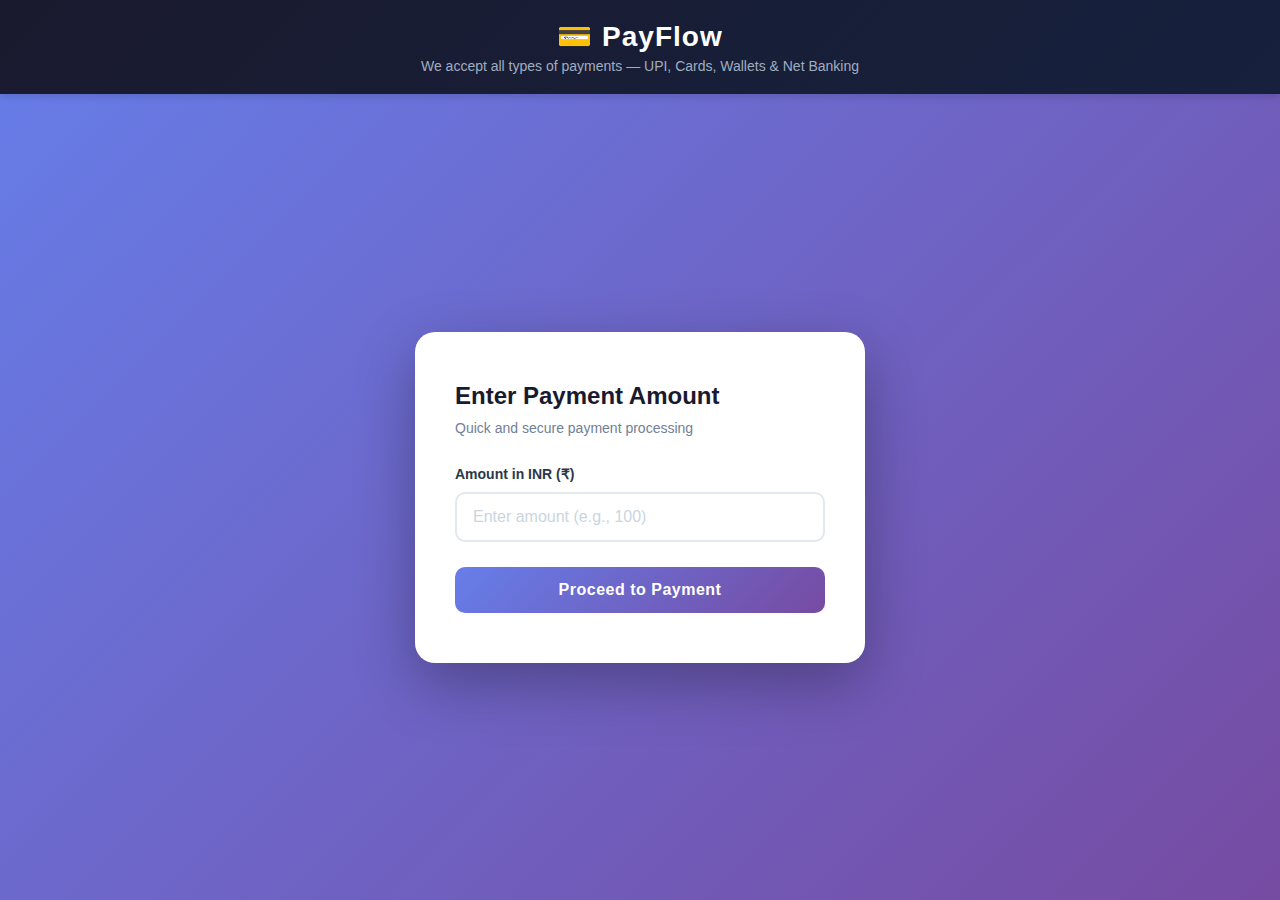
<file: templates/index.html>
<!DOCTYPE html>
<html lang="en">
<head>
    <meta charset="UTF-8">
    <meta name="viewport" content="width=device-width, initial-scale=1.0">
    <title>UPI Payment Gateway</title>
    <style>
        * {
            margin: 0;
            padding: 0;
            box-sizing: border-box;
        }

        body {
            font-family: 'Segoe UI', Tahoma, Geneva, Verdana, sans-serif;
            background: linear-gradient(135deg, #667eea 0%, #764ba2 100%);
            min-height: 100vh;
            display: flex;
            flex-direction: column;
        }

        header {
            background: linear-gradient(135deg, #1a1a2e 0%, #16213e 100%);
            padding: 20px 0;
            box-shadow: 0 4px 6px rgba(0, 0, 0, 0.1);
            color: white;
            text-align: center;
        }

        header h1 {
            font-size: 28px;
            font-weight: 700;
            letter-spacing: 1px;
        }

        header p {
            font-size: 14px;
            color: #a0aec0;
            margin-top: 5px;
        }

        main {
            flex: 1;
            display: flex;
            align-items: center;
            justify-content: center;
            padding: 40px 20px;
        }

        .container {
            background: white;
            border-radius: 20px;
            box-shadow: 0 20px 60px rgba(0, 0, 0, 0.3);
            padding: 50px 40px;
            max-width: 450px;
            width: 100%;
        }

        .container h2 {
            color: #1a1a2e;
            margin-bottom: 10px;
            font-size: 24px;
        }

        .container p {
            color: #718096;
            margin-bottom: 30px;
            font-size: 14px;
        }

        .form-group {
            margin-bottom: 25px;
        }

        label {
            display: block;
            color: #2d3748;
            font-weight: 600;
            margin-bottom: 10px;
            font-size: 14px;
        }

        input[type="number"] {
            width: 100%;
            padding: 14px 16px;
            border: 2px solid #e2e8f0;
            border-radius: 10px;
            font-size: 16px;
            transition: border-color 0.3s, box-shadow 0.3s;
            font-weight: 500;
        }

        input[type="number"]:focus {
            outline: none;
            border-color: #667eea;
            box-shadow: 0 0 0 3px rgba(102, 126, 234, 0.1);
        }

        input[type="number"]::placeholder {
            color: #cbd5e0;
        }

        button {
            width: 100%;
            padding: 14px;
            background: linear-gradient(135deg, #667eea 0%, #764ba2 100%);
            color: white;
            border: none;
            border-radius: 10px;
            font-size: 16px;
            font-weight: 700;
            cursor: pointer;
            transition: transform 0.2s, box-shadow 0.2s;
            letter-spacing: 0.5px;
        }

        button:hover {
            transform: translateY(-2px);
            box-shadow: 0 10px 25px rgba(102, 126, 234, 0.4);
        }

        button:active {
            transform: translateY(0);
        }

        .info-box {
            background: #f7fafc;
            border-left: 4px solid #667eea;
            padding: 12px 16px;
            margin-top: 20px;
            border-radius: 8px;
            font-size: 13px;
            color: #4a5568;
        }
    </style>
</head>
<body>
    <header>
        <h1>💳 PayFlow</h1>
        <p>We accept all types of payments — UPI, Cards, Wallets & Net Banking</p>
    </header>

    <main>
        <div class="container">
            <h2>Enter Payment Amount</h2>
            <p>Quick and secure payment processing</p>

            <form action="/pay" method="POST">
                <div class="form-group">
                    <label for="amount">Amount in INR (₹)</label>
                    <input 
                        type="number" 
                        id="amount"
                        name="amount" 
                        placeholder="Enter amount (e.g., 100)" 
                        min="1"
                        step="1"
                        required
                    >
                </div>

                <button type="submit">Proceed to Payment</button>

                
            </form>
        </div>
    </main>
</body>
</html>
</file>
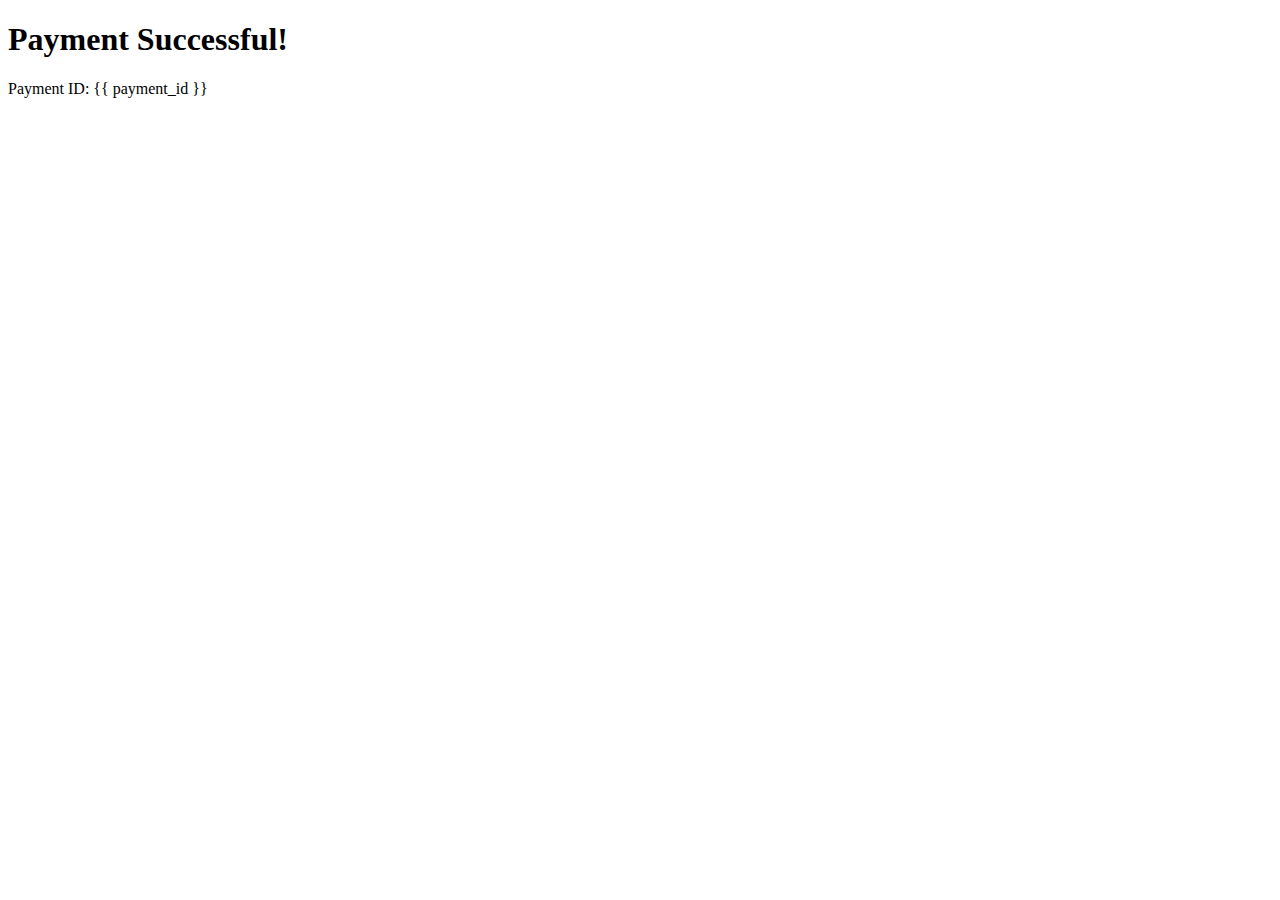
<file: templates/success.html>
<!-- templates/success.html -->
<!DOCTYPE html>
<html>
<head>
    <title>Payment Success</title>
</head>
<body>
    <h1>Payment Successful!</h1>
    <p>Payment ID: {{ payment_id }}</p>
</body>
</html>
</file>
